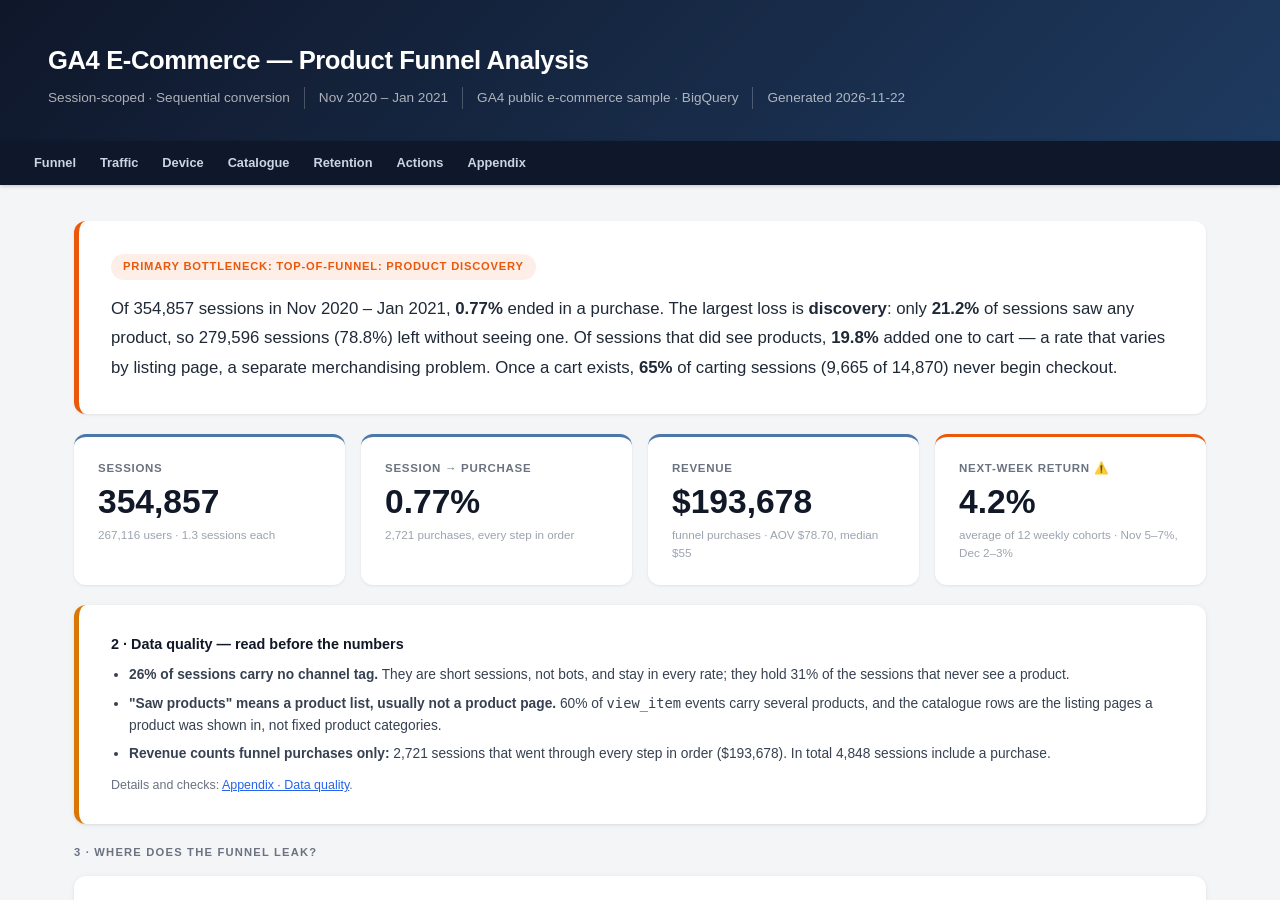
<file: index.html>
<!doctype html>
<html lang="en">
<head>
<meta charset="utf-8">
<title>GA4 Funnel Dashboard</title>
<meta http-equiv="refresh" content="0; url=dashboard.html">
<link rel="canonical" href="dashboard.html">
</head>
<body>
<p>Redirecting to the <a href="dashboard.html">GA4 funnel dashboard</a>…</p>
</body>
</html>
</file>
